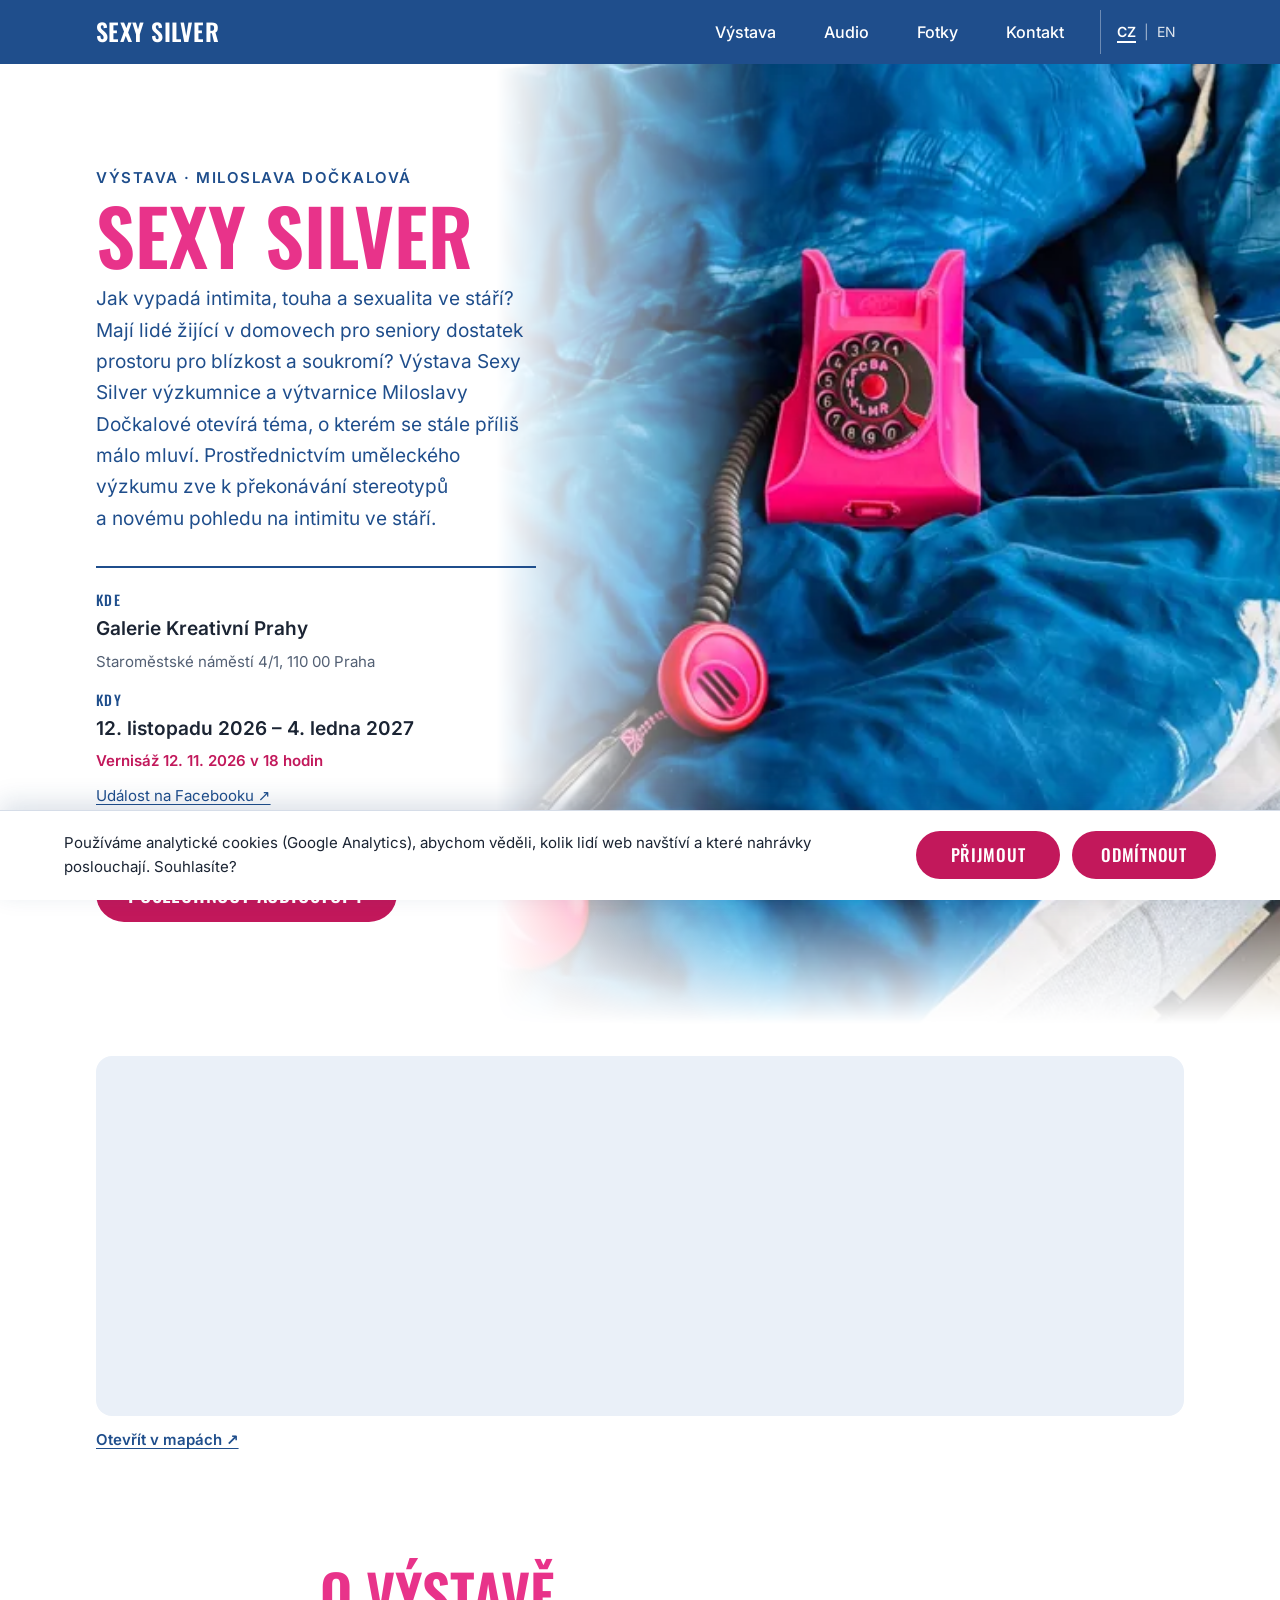
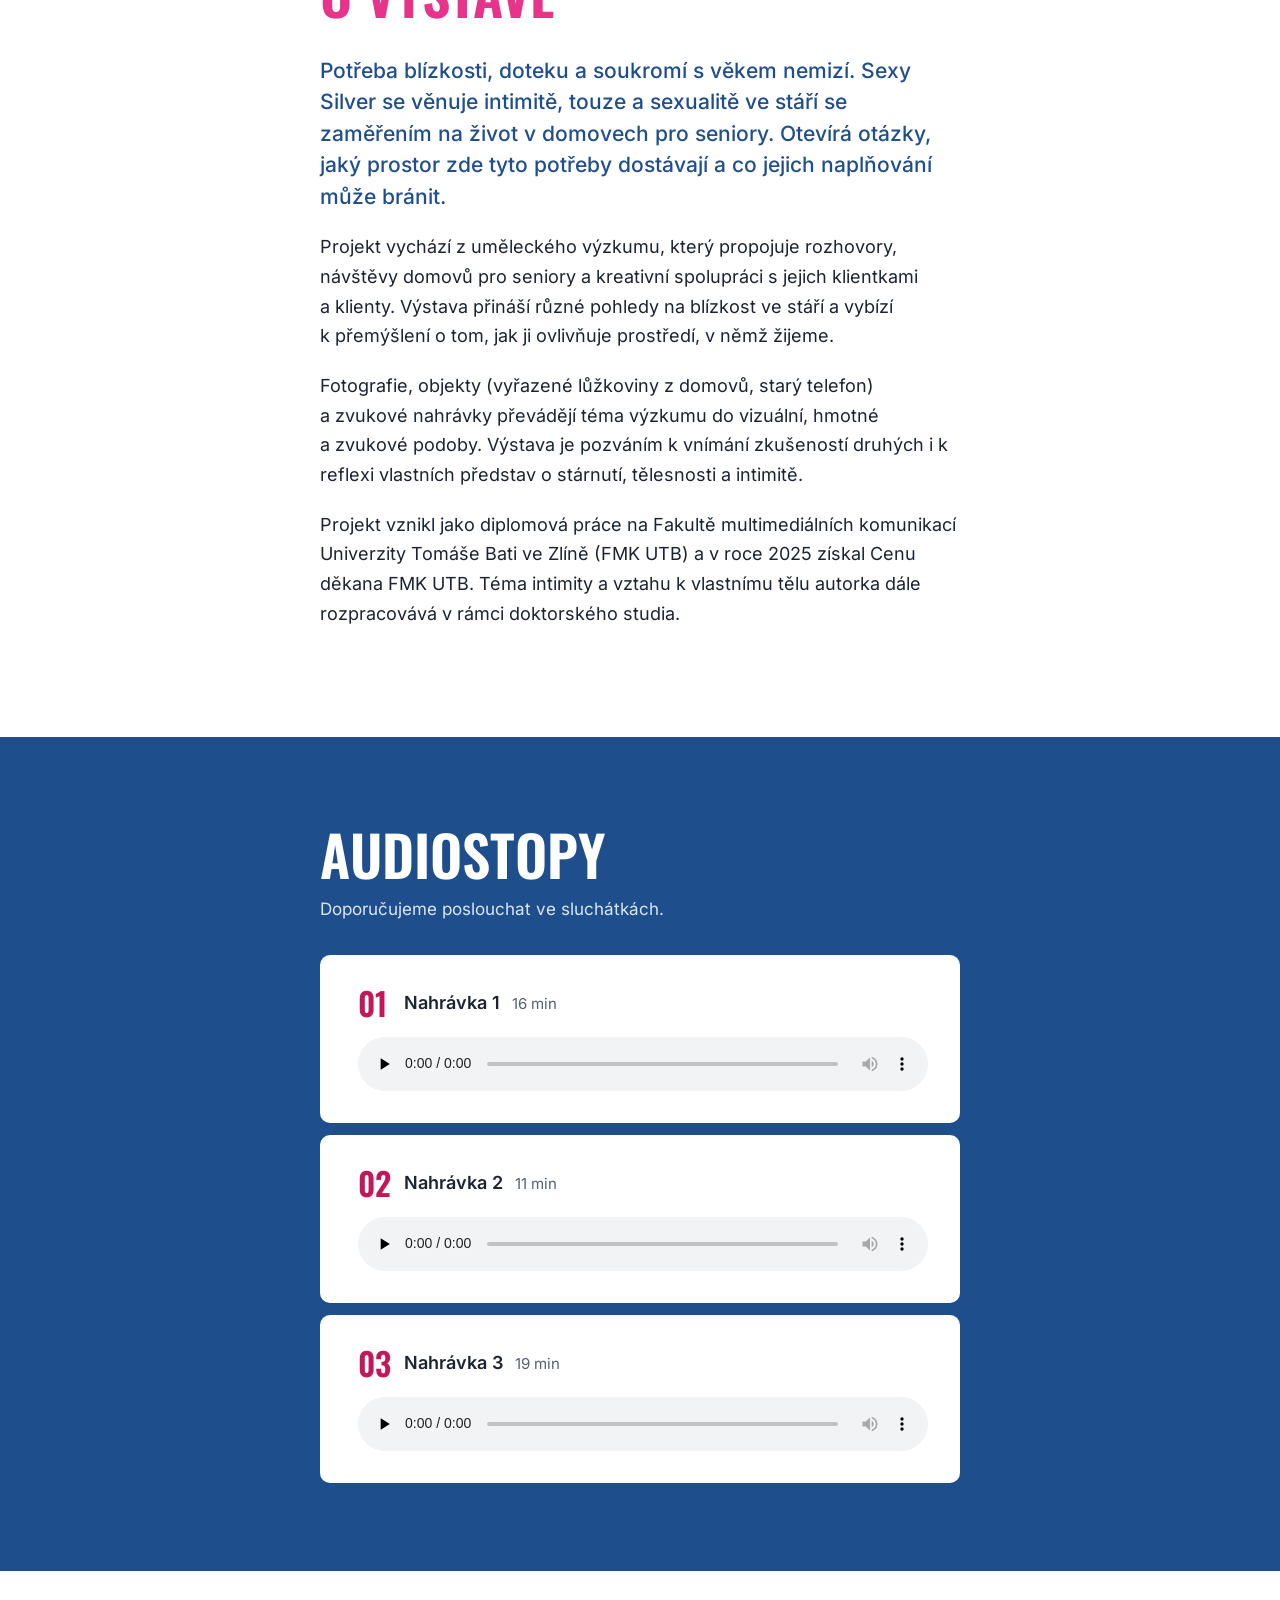
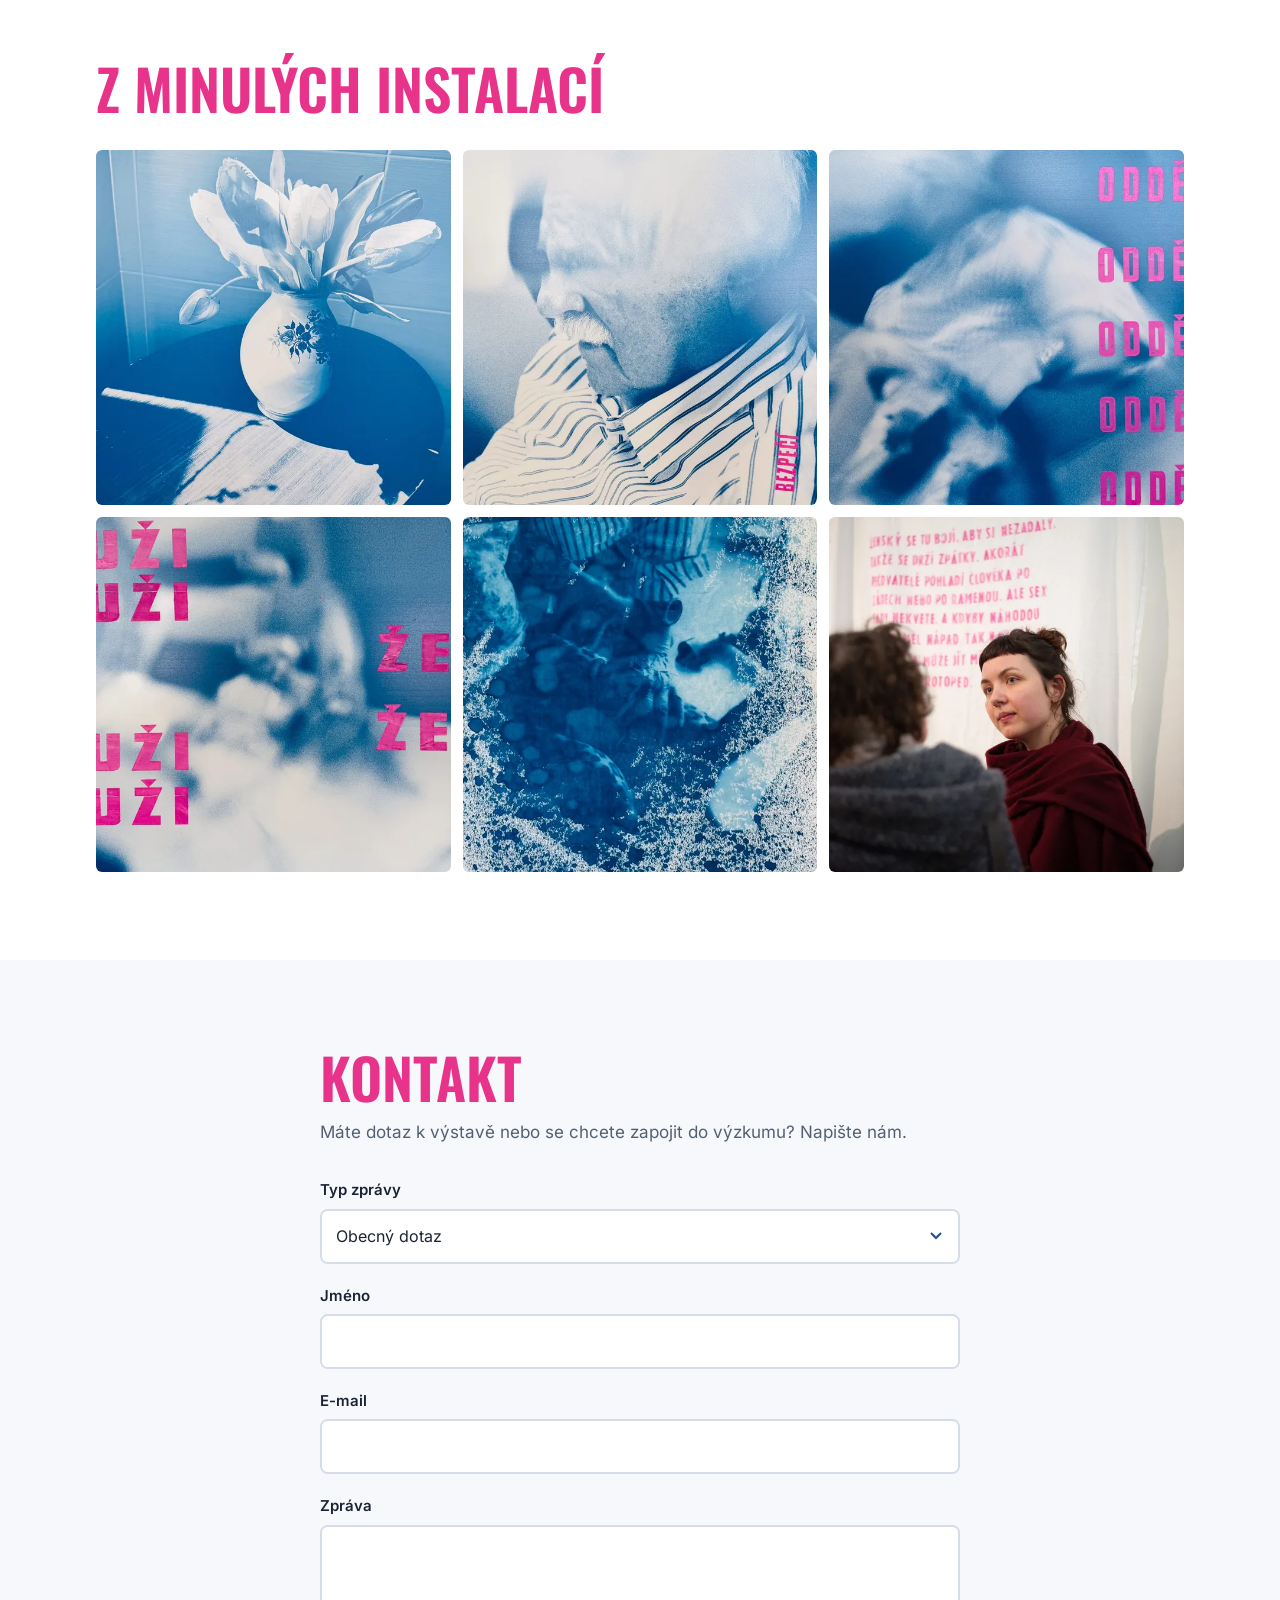
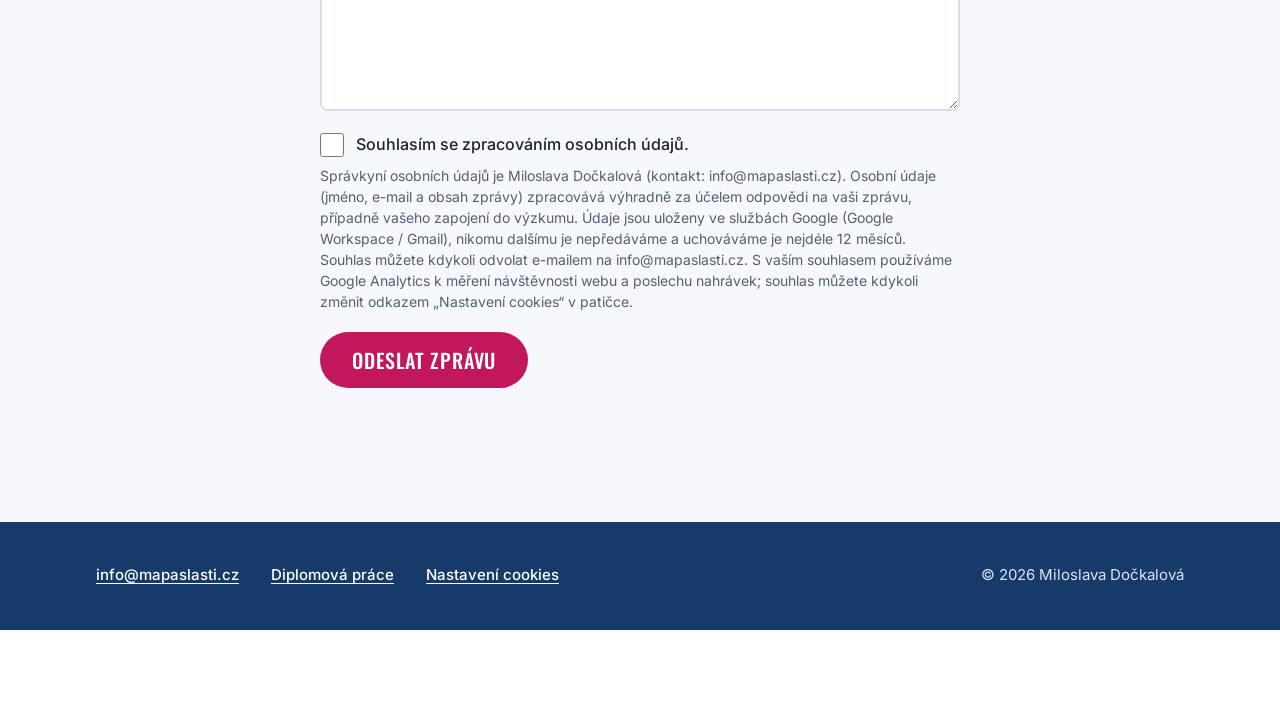
<file: index.html>
<!doctype html>
<html lang="cs">
<head>
  <meta charset="utf-8">
  <meta name="viewport" content="width=device-width, initial-scale=1, viewport-fit=cover">
  <title>Sexy Silver – výstava | Miloslava Dočkalová</title>
  <meta name="description" content="Sexy Silver je výzkumný a výstavní projekt Miloslavy Dočkalové o intimitě a sexualitě seniorek a seniorů v domovech pro seniory. Audiostopy, fotografie z výstavy a zapojení do výzkumu.">
  <meta name="author" content="Miloslava Dočkalová">
  <meta name="theme-color" content="#1f4e8c"> <!-- = --color-blue (navigace) -->

  <!-- Jazykové verze: česká (tato) a anglická /en/ -->
  <link rel="canonical" href="https://mapaslasti.cz/">
  <link rel="alternate" hreflang="cs" href="https://mapaslasti.cz/">
  <link rel="alternate" hreflang="en" href="https://mapaslasti.cz/en/">
  <link rel="alternate" hreflang="x-default" href="https://mapaslasti.cz/">

  <!-- Open Graph -->
  <meta property="og:type" content="website">
  <meta property="og:locale" content="cs_CZ">
  <meta property="og:locale:alternate" content="en_GB">
  <meta property="og:site_name" content="Sexy Silver">
  <meta property="og:title" content="Sexy Silver – výstava | Miloslava Dočkalová">
  <meta property="og:description" content="Výzkumný a výstavní projekt o intimitě a sexualitě seniorek a seniorů v domovech pro seniory.">
  <meta property="og:url" content="https://mapaslasti.cz/">
  <!-- Sociální sítě vyžadují absolutní URL obrázku -->
  <meta property="og:image" content="https://mapaslasti.cz/img/full/IMG_0283.jpg">
  <meta property="og:image:alt" content="Růžový telefon na posteli s kyanotypovým povlečením">
  <meta name="twitter:card" content="summary_large_image">

  <!-- Favicon: růžový telefon na kyanotypové modré -->
  <link rel="icon" href="img/favicon-32.png" type="image/png" sizes="32x32">
  <link rel="icon" href="img/favicon.svg" type="image/svg+xml">
  <link rel="apple-touch-icon" href="img/apple-touch-icon.png">

  <!-- Hero fotka se načítá přednostně (stejné srcset/sizes jako <img> v heru) -->
  <link rel="preload" as="image" type="image/webp" fetchpriority="high"
        imagesrcset="img/hero-800.webp 800w, img/hero-1200.webp 1200w, img/hero-1800.webp 1800w" imagesizes="(min-width: 900px) 62vw, 100vw">

  <!-- Fonty hostované lokálně (fonts/, @font-face ve style.css) – žádné Google Fonts -->
  <link rel="preload" href="fonts/oswald-latin.woff2" as="font" type="font/woff2" crossorigin>

  <link rel="stylesheet" href="style.css?v=5">
  <script src="main.js?v=4" defer></script>
</head>
<body>
  <a class="skip-link" href="#obsah">Přeskočit na obsah</a>

  <header class="site-header">
    <div class="container site-header__inner">
      <a class="brand" href="#top">Sexy Silver</a>
      <nav aria-label="Hlavní navigace">
        <ul class="nav">
          <li><a href="#vystava">Výstava</a></li>
          <li><a href="#audio">Audio</a></li>
          <li><a href="#fotky">Fotky</a></li>
          <li><a href="#kontakt">Kontakt</a></li>
        </ul>
      </nav>
      <nav class="lang-switch" aria-label="Jazyk">
        <a href="https://mapaslasti.cz/" hreflang="cs" lang="cs" aria-current="page">CZ</a><span aria-hidden="true">|</span><a href="https://mapaslasti.cz/en/" hreflang="en" lang="en">EN</a>
      </nav>
    </div>
  </header>

  <main id="obsah">
    <!-- 1. Hero výstavy -->
    <section class="hero" id="top" aria-labelledby="exhibition-title">
      <figure class="hero__media">
        <img class="hero__image" id="hero-image"
             src="img/hero-1200.webp"
             srcset="img/hero-800.webp 800w, img/hero-1200.webp 1200w, img/hero-1800.webp 1800w"
             sizes="(min-width: 900px) 62vw, 100vw"
             width="1800" height="1234" fetchpriority="high"
             alt="Růžový telefon s číselníkem na posteli s kyanotypovým povlečením">
      </figure>
      <div class="container hero__inner">
        <div class="hero__body">
          <p class="eyebrow" data-bind="eyebrow"></p>
          <h1 class="hero__title" id="exhibition-title" data-bind="title"></h1>
          <div class="hero__subtitle" id="hero-subtitle"></div>
          <dl class="hero__meta">
            <div>
              <dt>Kde</dt>
              <dd><span data-bind="venue"></span><br><span class="hero__address" data-bind="address"></span></dd>
            </div>
            <div>
              <dt>Kdy</dt>
              <dd><span data-bind="dates"></span><br><span class="hero__vernissage" id="hero-vernissage"></span>
                <a class="hero__event" id="hero-event" href="#" target="_blank" rel="noopener" hidden>Událost na Facebooku ↗</a></dd>
            </div>
          </dl>
          <a class="button button--large" href="#audio">Poslechnout audiostopy</a>
        </div>
      </div>
    </section>

    <!-- Mapa místa pod herem -->
    <div class="container hero-map">
      <div class="map-wrap">
        <div class="map" id="map">
          <iframe id="map-frame" title="Mapa – místo konání výstavy" loading="lazy"
                  referrerpolicy="no-referrer-when-downgrade" allowfullscreen></iframe>
        </div>
        <a class="map-link" id="map-link" href="#" target="_blank" rel="noopener">Otevřít v mapách ↗</a>
      </div>
    </div>

    <!-- 2. Anotace -->
    <section class="section" id="vystava" aria-labelledby="annotation-title">
      <div class="container container--narrow">
        <h2 class="section__title" id="annotation-title">O výstavě</h2>
        <div class="prose" id="annotation"></div>
      </div>
    </section>

    <!-- 3. Audiostopy (hlavní účel webu na výstavě) -->
    <section class="section section--blue" id="audio" aria-labelledby="audio-title">
      <div class="container container--narrow">
        <h2 class="section__title" id="audio-title">Audiostopy</h2>
        <p class="section__lead" data-bind="audioIntro"></p>
        <ol class="tracks" id="tracks"></ol>
      </div>
    </section>

    <!-- 4. Galerie (nadpis v CONFIG.galleryTitle) -->
    <section class="section" id="fotky" aria-labelledby="gallery-title">
      <div class="container">
        <h2 class="section__title" id="gallery-title" data-bind="galleryTitle"></h2>
        <ul class="gallery" id="gallery"></ul>
      </div>
    </section>

    <!-- 5. Kontaktní formulář -->
    <section class="section section--light" id="kontakt" aria-labelledby="contact-title">
      <div class="container container--narrow">
        <h2 class="section__title" id="contact-title">Kontakt</h2>
        <p class="section__lead" data-bind="contactIntro"></p>

        <form class="form" id="contact-form" novalidate>
          <div class="field">
            <label for="f-type">Typ zprávy</label>
            <select id="f-type" name="type" required>
              <option value="Obecný dotaz">Obecný dotaz</option>
              <option value="Chci se zapojit do výzkumu / mapování slasti">Chci se zapojit do výzkumu / mapování slasti</option>
            </select>
          </div>

          <div class="field">
            <label for="f-name">Jméno</label>
            <input id="f-name" name="name" type="text" autocomplete="name" required>
            <p class="field__error" id="f-name-error" hidden>Vyplňte prosím své jméno.</p>
          </div>

          <div class="field">
            <label for="f-email">E-mail</label>
            <input id="f-email" name="email" type="email" autocomplete="email" inputmode="email" required>
            <p class="field__error" id="f-email-error" hidden>Zadejte prosím platný e-mail.</p>
          </div>

          <div class="field">
            <label for="f-message">Zpráva</label>
            <textarea id="f-message" name="message" rows="6" required></textarea>
            <p class="field__error" id="f-message-error" hidden>Napište prosím zprávu.</p>
          </div>

          <!-- Honeypot proti spamu – skryté pole, člověk ho nevyplní -->
          <div class="hp" aria-hidden="true">
            <label for="f-website">Web (nevyplňujte)</label>
            <input id="f-website" name="website" type="text" tabindex="-1" autocomplete="off" aria-hidden="true">
          </div>

          <div class="field field--checkbox">
            <input id="f-consent" name="consent" type="checkbox" required aria-describedby="privacy-note">
            <label for="f-consent">Souhlasím se zpracováním osobních údajů.</label>
          </div>
          <p class="field__error" id="f-consent-error" hidden>Pro odeslání je potřeba souhlas se zpracováním osobních údajů.</p>
          <p class="form__note" id="privacy-note" data-bind="privacyNote"></p>

          <button class="button" type="submit" id="f-submit">Odeslat zprávu</button>
          <p class="form__status" id="form-status" role="status" aria-live="polite"></p>
        </form>
      </div>
    </section>
  </main>

  <!-- 6. Patička -->
  <footer class="site-footer">
    <div class="container site-footer__inner">
      <ul class="footer-links">
        <li><a id="footer-email" href="#"></a></li>
        <li><a id="footer-thesis" href="#" target="_blank" rel="noopener"></a></li>
      </ul>
      <p>© <span id="year"></span> <span data-bind="author"></span></p>
    </div>
  </footer>

  <!-- Lightbox galerie -->
  <dialog class="lightbox" id="lightbox" aria-label="Fotografie z výstavy">
    <figure class="lightbox__figure">
      <img class="lightbox__image" id="lightbox-image" alt="">
      <figcaption class="lightbox__caption">
        <span id="lightbox-caption"></span>
        <span class="lightbox__counter" id="lightbox-counter"></span>
      </figcaption>
    </figure>
    <button class="lightbox__btn lightbox__close" type="button" id="lightbox-close" aria-label="Zavřít">×</button>
    <button class="lightbox__btn lightbox__prev" type="button" id="lightbox-prev" aria-label="Předchozí fotografie">‹</button>
    <button class="lightbox__btn lightbox__next" type="button" id="lightbox-next" aria-label="Další fotografie">›</button>
  </dialog>

</body>
</html>
</file>
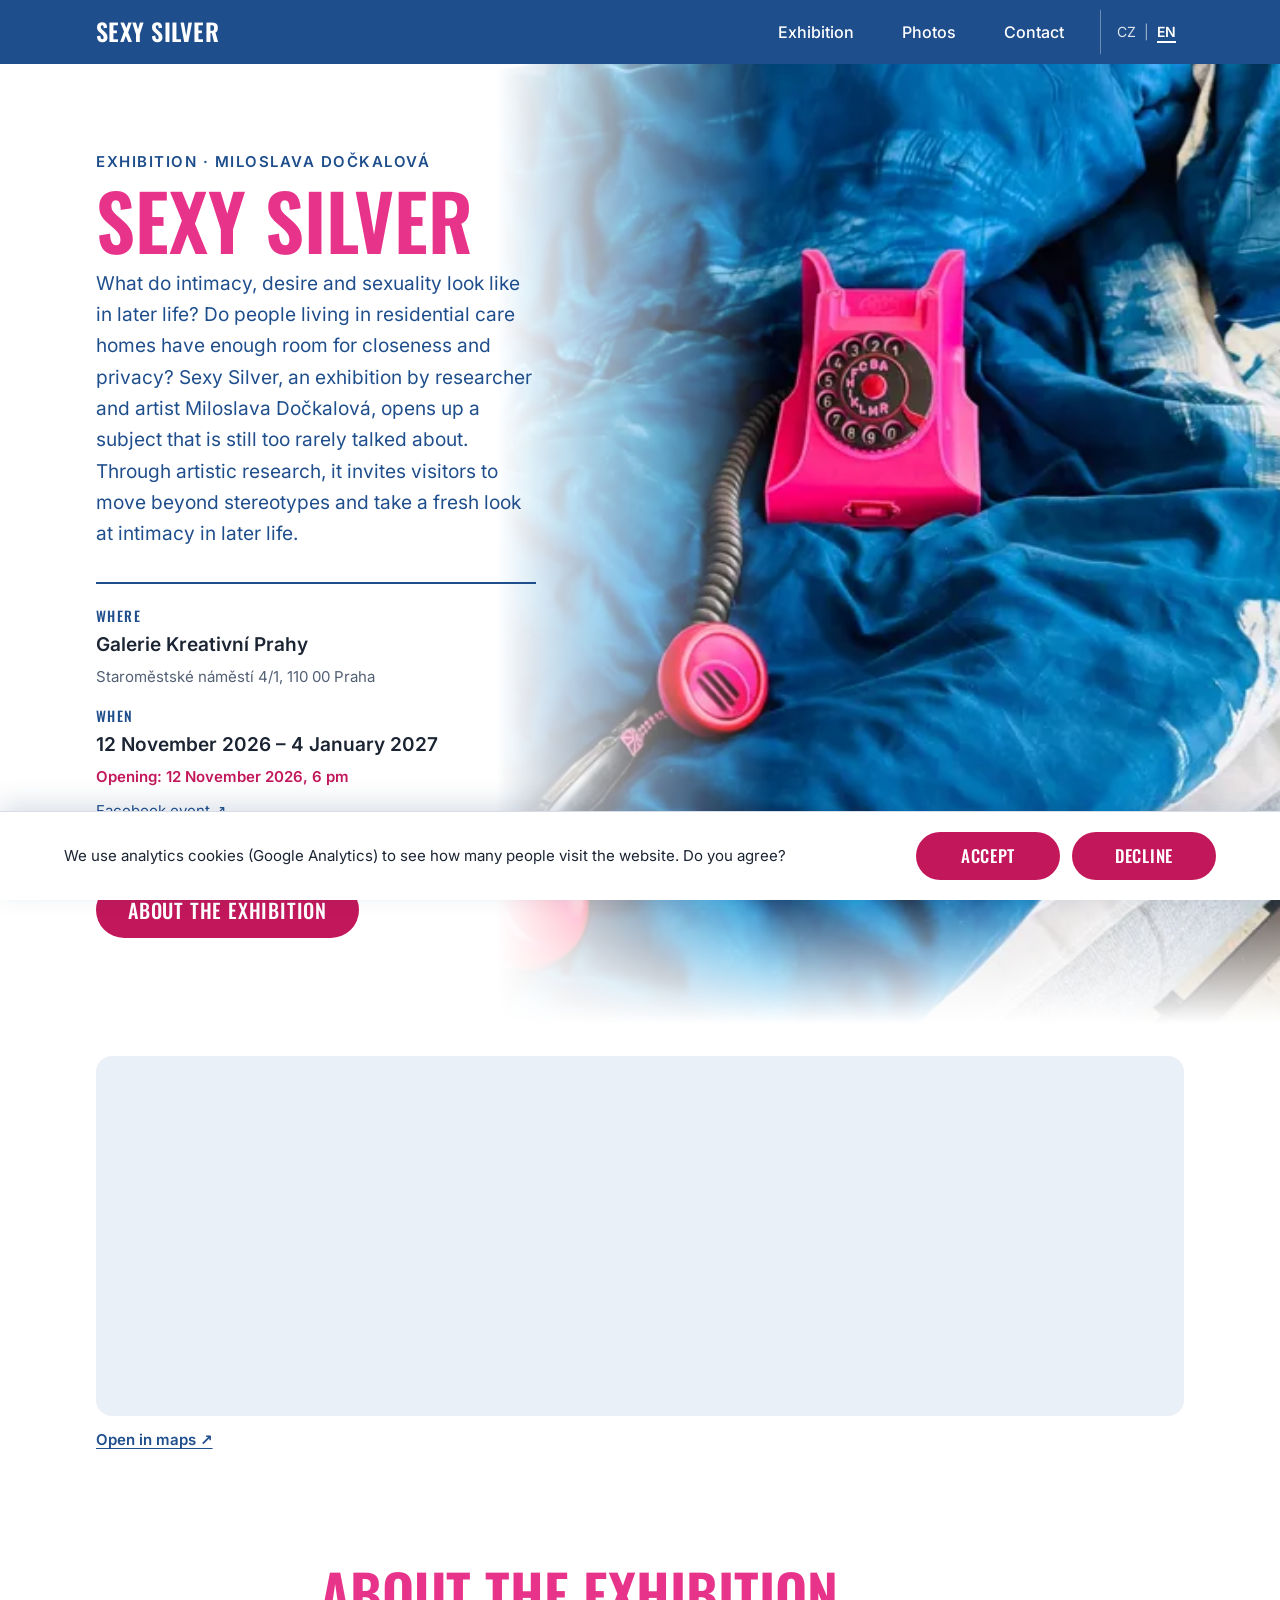
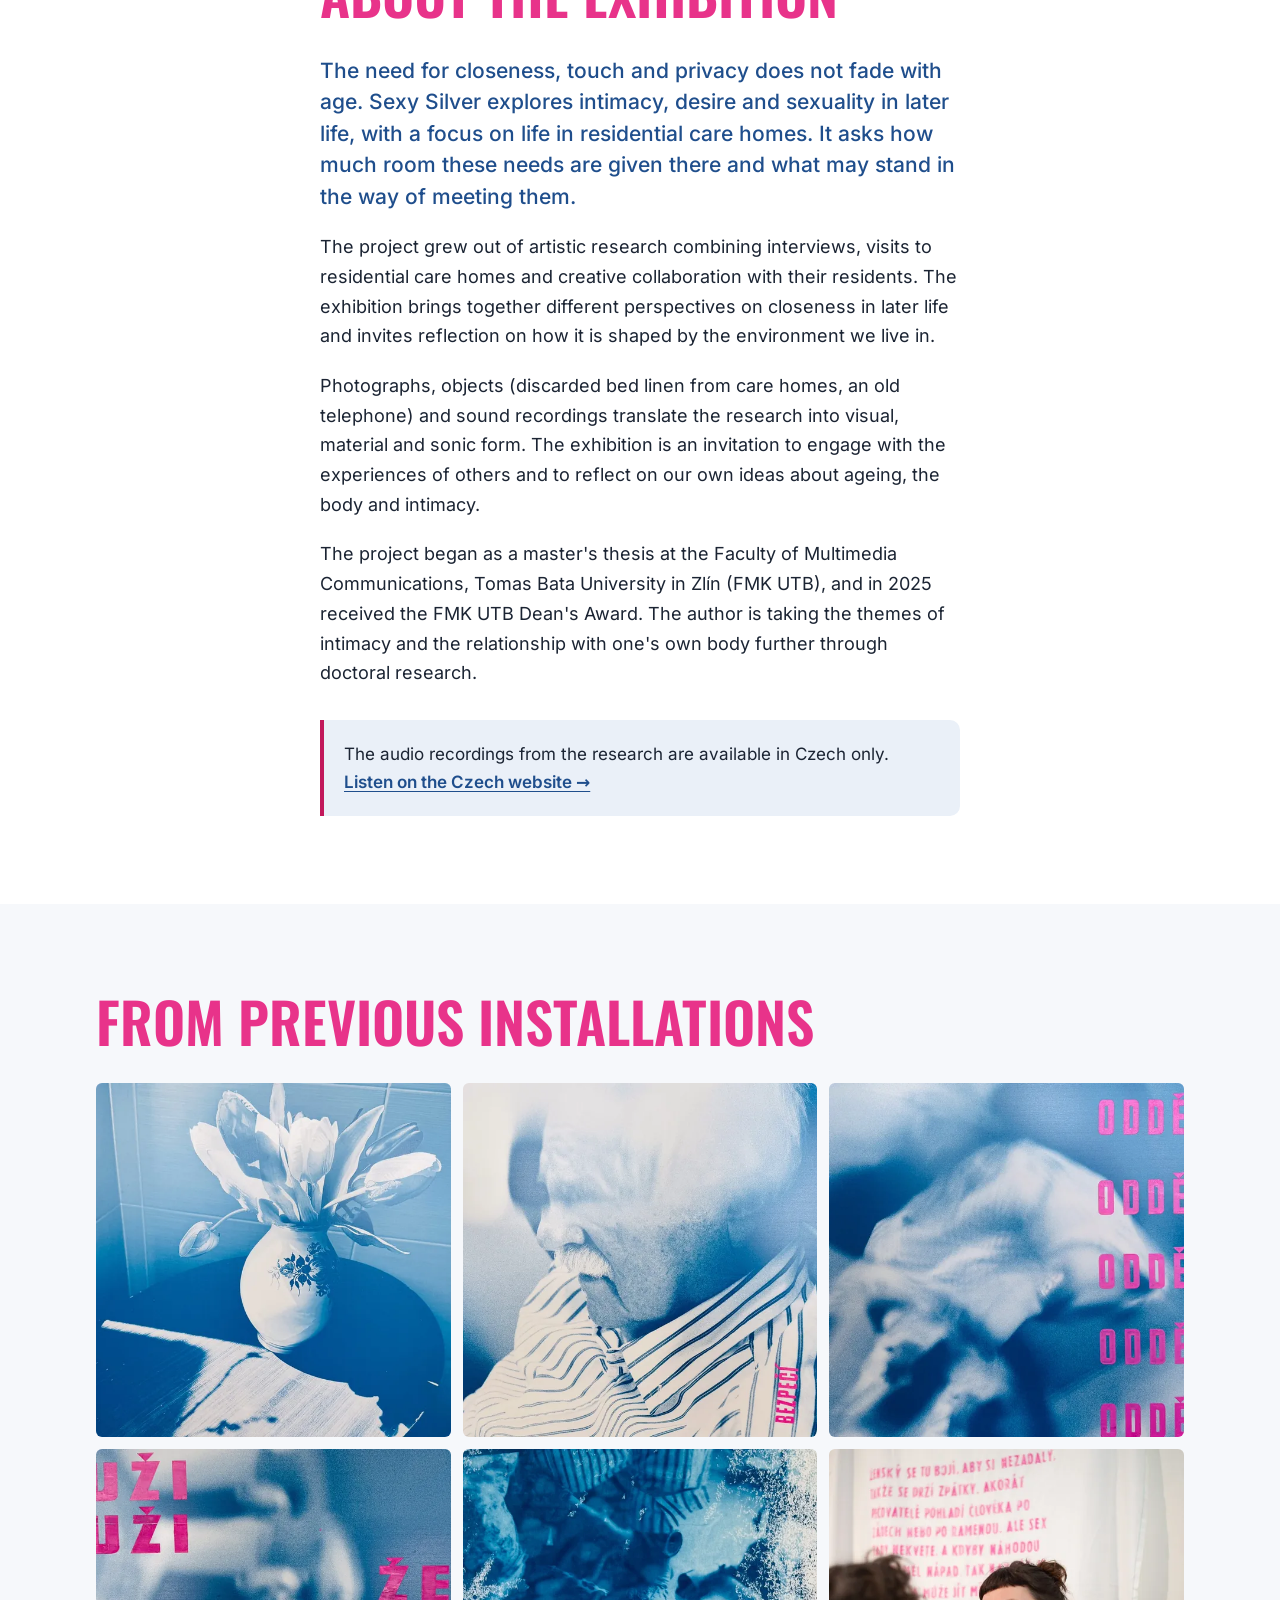
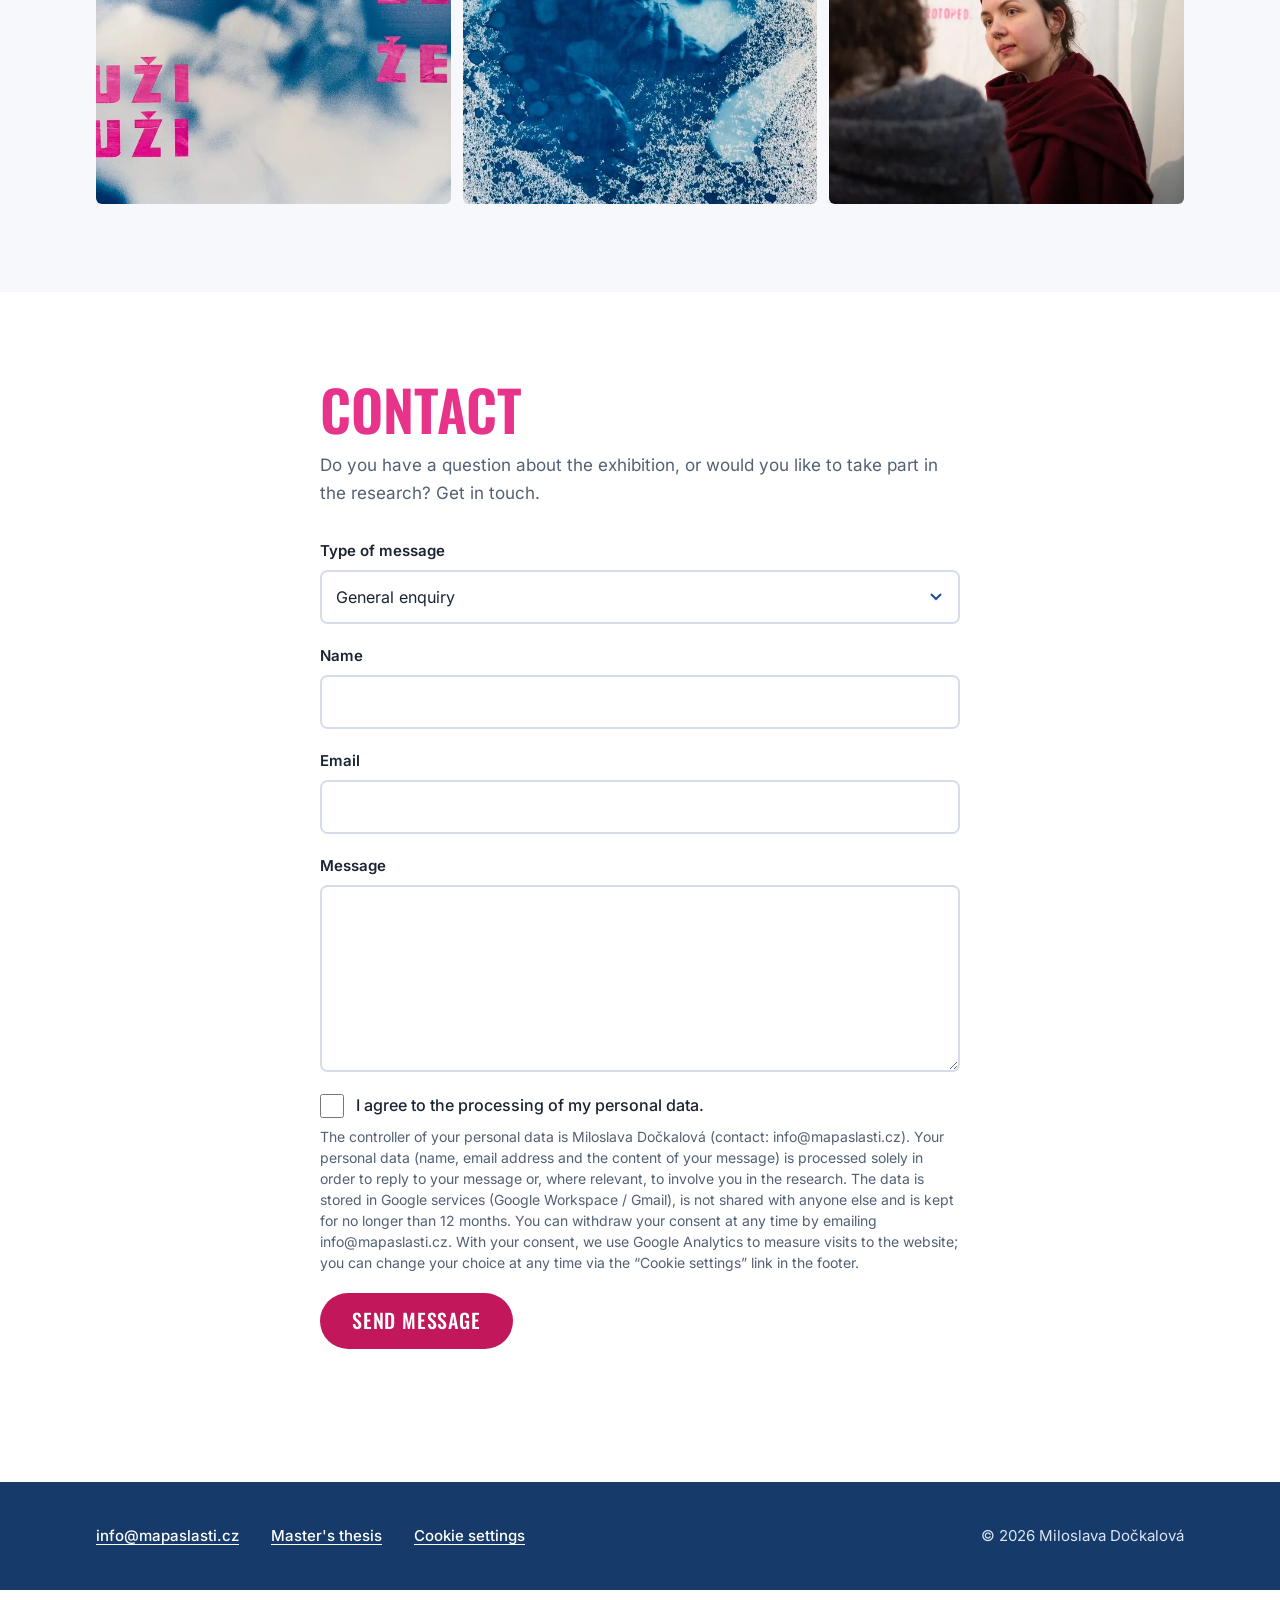
<file: en/index.html>
<!doctype html>
<html lang="en">
<head>
  <meta charset="utf-8">
  <meta name="viewport" content="width=device-width, initial-scale=1, viewport-fit=cover">
  <title>Sexy Silver – exhibition | Miloslava Dočkalová</title>
  <meta name="description" content="Sexy Silver is a research and exhibition project by Miloslava Dočkalová on intimacy, desire and sexuality in later life among older adults living in residential care homes. Photographs from the exhibition and how to take part in the research.">
  <meta name="author" content="Miloslava Dočkalová">
  <meta name="theme-color" content="#1f4e8c"> <!-- = --color-blue (navigace) -->

  <!-- Jazykové verze: anglická (tato) a česká / -->
  <link rel="canonical" href="https://mapaslasti.cz/en/">
  <link rel="alternate" hreflang="cs" href="https://mapaslasti.cz/">
  <link rel="alternate" hreflang="en" href="https://mapaslasti.cz/en/">
  <link rel="alternate" hreflang="x-default" href="https://mapaslasti.cz/">

  <!-- Open Graph -->
  <meta property="og:type" content="website">
  <meta property="og:locale" content="en_GB">
  <meta property="og:locale:alternate" content="cs_CZ">
  <meta property="og:site_name" content="Sexy Silver">
  <meta property="og:title" content="Sexy Silver – exhibition | Miloslava Dočkalová">
  <meta property="og:description" content="A research and exhibition project on intimacy, desire and sexuality in later life among older adults living in residential care homes.">
  <meta property="og:url" content="https://mapaslasti.cz/en/">
  <!-- Sociální sítě vyžadují absolutní URL obrázku -->
  <meta property="og:image" content="https://mapaslasti.cz/img/full/IMG_0283.jpg">
  <meta property="og:image:alt" content="A pink telephone on a bed with cyanotype bed linen">
  <meta name="twitter:card" content="summary_large_image">

  <!-- Favicon: růžový telefon na kyanotypové modré (sdílené s českou verzí) -->
  <link rel="icon" href="../img/favicon-32.png" type="image/png" sizes="32x32">
  <link rel="icon" href="../img/favicon.svg" type="image/svg+xml">
  <link rel="apple-touch-icon" href="../img/apple-touch-icon.png">

  <!-- Hero fotka se načítá přednostně (stejné srcset/sizes jako <img> v heru) -->
  <link rel="preload" as="image" type="image/webp" fetchpriority="high"
        imagesrcset="../img/hero-800.webp 800w, ../img/hero-1200.webp 1200w, ../img/hero-1800.webp 1800w" imagesizes="(min-width: 900px) 62vw, 100vw">

  <!-- Fonty hostované lokálně (fonts/, @font-face ve style.css) – žádné Google Fonts -->
  <link rel="preload" href="../fonts/oswald-latin.woff2" as="font" type="font/woff2" crossorigin>

  <link rel="stylesheet" href="../style.css?v=5">
  <script src="../main.js?v=4" defer></script>
</head>
<body>
  <a class="skip-link" href="#content">Skip to content</a>

  <header class="site-header">
    <div class="container site-header__inner">
      <a class="brand" href="#top">Sexy Silver</a>
      <nav aria-label="Main navigation">
        <ul class="nav">
          <li><a href="#exhibition">Exhibition</a></li>
          <li><a href="#photos">Photos</a></li>
          <li><a href="#contact">Contact</a></li>
        </ul>
      </nav>
      <nav class="lang-switch" aria-label="Language">
        <a href="https://mapaslasti.cz/" hreflang="cs" lang="cs">CZ</a><span aria-hidden="true">|</span><a href="https://mapaslasti.cz/en/" hreflang="en" lang="en" aria-current="page">EN</a>
      </nav>
    </div>
  </header>

  <main id="content">
    <!-- 1. Hero výstavy -->
    <section class="hero" id="top" aria-labelledby="exhibition-title">
      <figure class="hero__media">
        <img class="hero__image" id="hero-image"
             src="../img/hero-1200.webp"
             srcset="../img/hero-800.webp 800w, ../img/hero-1200.webp 1200w, ../img/hero-1800.webp 1800w"
             sizes="(min-width: 900px) 62vw, 100vw"
             width="1800" height="1234" fetchpriority="high"
             alt="A pink rotary telephone on a bed with cyanotype bed linen">
      </figure>
      <div class="container hero__inner">
        <div class="hero__body">
          <p class="eyebrow" data-bind="eyebrow"></p>
          <h1 class="hero__title" id="exhibition-title" data-bind="title"></h1>
          <div class="hero__subtitle" id="hero-subtitle"></div>
          <dl class="hero__meta">
            <div>
              <dt>Where</dt>
              <dd><span data-bind="venue"></span><br><span class="hero__address" data-bind="address"></span></dd>
            </div>
            <div>
              <dt>When</dt>
              <dd><span data-bind="dates"></span><br><span class="hero__vernissage" id="hero-vernissage"></span>
                <a class="hero__event" id="hero-event" href="#" target="_blank" rel="noopener" hidden>Facebook event ↗</a></dd>
            </div>
          </dl>
          <a class="button button--large" href="#exhibition">About the exhibition</a>
        </div>
      </div>
    </section>

    <!-- Mapa místa pod herem -->
    <div class="container hero-map">
      <div class="map-wrap">
        <div class="map" id="map">
          <iframe id="map-frame" title="Map – exhibition venue" loading="lazy"
                  referrerpolicy="no-referrer-when-downgrade" allowfullscreen></iframe>
        </div>
        <a class="map-link" id="map-link" href="#" target="_blank" rel="noopener">Open in maps ↗</a>
      </div>
    </div>

    <!-- 2. Anotace + odkaz na české audio (anglická verze nahrávky nemá) -->
    <section class="section" id="exhibition" aria-labelledby="annotation-title">
      <div class="container container--narrow">
        <h2 class="section__title" id="annotation-title">About the exhibition</h2>
        <div class="prose" id="annotation"></div>
        <p class="audio-note">The audio recordings from the research are available in Czech only.
          <a href="https://mapaslasti.cz/#audio" hreflang="cs">Listen on the Czech website →</a></p>
      </div>
    </section>

    <!-- 3. Galerie (nadpis v CONFIG_EN.galleryTitle) -->
    <section class="section section--light" id="photos" aria-labelledby="gallery-title">
      <div class="container">
        <h2 class="section__title" id="gallery-title" data-bind="galleryTitle"></h2>
        <ul class="gallery" id="gallery"></ul>
      </div>
    </section>

    <!-- 4. Kontaktní formulář -->
    <section class="section" id="contact" aria-labelledby="contact-title">
      <div class="container container--narrow">
        <h2 class="section__title" id="contact-title">Contact</h2>
        <p class="section__lead" data-bind="contactIntro"></p>

        <form class="form" id="contact-form" novalidate>
          <div class="field">
            <label for="f-type">Type of message</label>
            <!-- Hodnoty (value) zůstávají české kvůli jednotným záznamům v Google tabulce -->
            <select id="f-type" name="type" required>
              <option value="Obecný dotaz">General enquiry</option>
              <option value="Chci se zapojit do výzkumu / mapování slasti">I'd like to take part in the research / mapping of pleasure</option>
            </select>
          </div>

          <div class="field">
            <label for="f-name">Name</label>
            <input id="f-name" name="name" type="text" autocomplete="name" required>
            <p class="field__error" id="f-name-error" hidden>Please enter your name.</p>
          </div>

          <div class="field">
            <label for="f-email">Email</label>
            <input id="f-email" name="email" type="email" autocomplete="email" inputmode="email" required>
            <p class="field__error" id="f-email-error" hidden>Please enter a valid email address.</p>
          </div>

          <div class="field">
            <label for="f-message">Message</label>
            <textarea id="f-message" name="message" rows="6" required></textarea>
            <p class="field__error" id="f-message-error" hidden>Please write a message.</p>
          </div>

          <!-- Honeypot proti spamu – skryté pole, člověk ho nevyplní -->
          <div class="hp" aria-hidden="true">
            <label for="f-website">Website (leave blank)</label>
            <input id="f-website" name="website" type="text" tabindex="-1" autocomplete="off" aria-hidden="true">
          </div>

          <div class="field field--checkbox">
            <input id="f-consent" name="consent" type="checkbox" required aria-describedby="privacy-note">
            <label for="f-consent">I agree to the processing of my personal data.</label>
          </div>
          <p class="field__error" id="f-consent-error" hidden>To send your message, please agree to the processing of your personal data.</p>
          <p class="form__note" id="privacy-note" data-bind="privacyNote"></p>

          <button class="button" type="submit" id="f-submit">Send message</button>
          <p class="form__status" id="form-status" role="status" aria-live="polite"></p>
        </form>
      </div>
    </section>
  </main>

  <!-- 5. Patička -->
  <footer class="site-footer">
    <div class="container site-footer__inner">
      <ul class="footer-links">
        <li><a id="footer-email" href="#"></a></li>
        <li><a id="footer-thesis" href="#" target="_blank" rel="noopener"></a></li>
      </ul>
      <p>© <span id="year"></span> <span data-bind="author"></span></p>
    </div>
  </footer>

  <!-- Lightbox galerie -->
  <dialog class="lightbox" id="lightbox" aria-label="Photographs from the exhibition">
    <figure class="lightbox__figure">
      <img class="lightbox__image" id="lightbox-image" alt="">
      <figcaption class="lightbox__caption">
        <span id="lightbox-caption"></span>
        <span class="lightbox__counter" id="lightbox-counter"></span>
      </figcaption>
    </figure>
    <button class="lightbox__btn lightbox__close" type="button" id="lightbox-close" aria-label="Close">×</button>
    <button class="lightbox__btn lightbox__prev" type="button" id="lightbox-prev" aria-label="Previous photograph">‹</button>
    <button class="lightbox__btn lightbox__next" type="button" id="lightbox-next" aria-label="Next photograph">›</button>
  </dialog>

</body>
</html>
</file>
<file: style.css>
/* ==========================================================================
   Sexy Silver – styly
   Vizuál se mění přes proměnné v :root (barvy, fonty, mezery).
   ========================================================================== */

/* --- Fonty (lokálně, variabilní woff2; latin + latin-ext kvůli češtině) --- */

@font-face {
  font-family: "Oswald";
  font-style: normal;
  font-weight: 500 600;
  font-display: swap;
  src: url("fonts/oswald-latin-ext.woff2") format("woff2");
  unicode-range: U+0100-02BA, U+02BD-02C5, U+02C7-02CC, U+02CE-02D7, U+02DD-02FF, U+0304, U+0308, U+0329, U+1D00-1DBF, U+1E00-1E9F, U+1EF2-1EFF, U+2020, U+20A0-20AB, U+20AD-20C4, U+2113, U+2C60-2C7F, U+A720-A7FF;
}
@font-face {
  font-family: "Oswald";
  font-style: normal;
  font-weight: 500 600;
  font-display: swap;
  src: url("fonts/oswald-latin.woff2") format("woff2");
  unicode-range: U+0000-00FF, U+0131, U+0152-0153, U+02BB-02BC, U+02C6, U+02DA, U+02DC, U+0304, U+0308, U+0329, U+2000-206F, U+20AC, U+2122, U+2191, U+2193, U+2212, U+2215, U+FEFF, U+FFFD;
}
@font-face {
  font-family: "Inter";
  font-style: normal;
  font-weight: 400 600;
  font-display: swap;
  src: url("fonts/inter-latin-ext.woff2") format("woff2");
  unicode-range: U+0100-02BA, U+02BD-02C5, U+02C7-02CC, U+02CE-02D7, U+02DD-02FF, U+0304, U+0308, U+0329, U+1D00-1DBF, U+1E00-1E9F, U+1EF2-1EFF, U+2020, U+20A0-20AB, U+20AD-20C4, U+2113, U+2C60-2C7F, U+A720-A7FF;
}
@font-face {
  font-family: "Inter";
  font-style: normal;
  font-weight: 400 600;
  font-display: swap;
  src: url("fonts/inter-latin.woff2") format("woff2");
  unicode-range: U+0000-00FF, U+0131, U+0152-0153, U+02BB-02BC, U+02C6, U+02DA, U+02DC, U+0304, U+0308, U+0329, U+2000-206F, U+20AC, U+2122, U+2191, U+2193, U+2212, U+2215, U+FEFF, U+FFFD;
}

:root {
  /* Barvy */
  --color-blue: #1f4e8c;          /* kyanotypová modrá – hlavní barva */
  --color-blue-dark: #163a69;
  --color-blue-tint: #eaf0f8;     /* světlé modré pozadí */
  --color-pink: #e8338a;          /* akcent – jen VELKÉ nadpisy (kontrast 3,6:1 na bílé) */
  --color-pink-strong: #c2185b;   /* růžová pro tlačítka a menší text (kontrast 5,9:1) */
  --color-pink-hover: #a3134c;
  --color-bg: #ffffff;
  --color-bg-light: #f6f8fb;
  --color-text: #1b2433;
  --color-muted: #536074;         /* doplňkový text (kontrast 6:1 na bílé) */
  --color-border: #d6dde8;
  --color-focus: #e8338a;
  --color-success: #1d6b3a;
  --color-error: #b0122a;

  /* Typografie */
  --font-display: "Oswald", "Arial Narrow", "Roboto Condensed", sans-serif;
  --font-body: "Inter", system-ui, -apple-system, "Segoe UI", Roboto, sans-serif;
  --fs-base: 1.0625rem;           /* 17 px */
  --fs-small: 0.9375rem;
  --fs-h1: clamp(3.25rem, 15vw, 7.5rem);
  --fs-h2: clamp(2.25rem, 8vw, 3.5rem);
  --lh-base: 1.65;

  /* Mezery */
  --space-xs: 0.5rem;
  --space-s: 0.75rem;
  --space-m: 1.25rem;
  --space-l: 2rem;
  --space-xl: 3.5rem;
  --space-xxl: 5.5rem;

  /* Rozměry */
  --container: 72rem;
  --container-narrow: 44rem;
  --gutter: 1rem;
  --radius: 0.625rem;
  --tap: 3rem;                    /* min. výška klikatelných prvků (48 px) */
  --header-h: 5.5rem;              /* mobil: dva řádky (značka + jazyk / odkazy) */
}

/* --- Základ --------------------------------------------------------------- */

*,
*::before,
*::after { box-sizing: border-box; }

html {
  scroll-behavior: smooth;
  scroll-padding-top: var(--header-h);
  -webkit-text-size-adjust: 100%;
  overscroll-behavior: none;
  /* Při přetažení za okraj stránky prosvítá nahoře barva navigace, dole barva patičky */
  background: linear-gradient(to bottom, var(--color-blue) 50%, var(--color-blue-dark) 50%);
}

@media (prefers-reduced-motion: reduce) {
  html { scroll-behavior: auto; }
  *, *::before, *::after { transition: none !important; }
}

body {
  margin: 0;
  overscroll-behavior: none;
  background: var(--color-bg);    /* vlastní bílé pozadí – gradient z html je vidět jen při overscrollu */
  color: var(--color-text);
  font-family: var(--font-body);
  font-size: var(--fs-base);
  line-height: var(--lh-base);
  -webkit-font-smoothing: antialiased;
}

h1, h2, h3 { margin: 0; line-height: 1.05; }

p { margin: 0 0 var(--space-m); }

img { max-width: 100%; display: block; }

a {
  color: var(--color-blue);
  text-underline-offset: 0.2em;
}
a:hover { color: var(--color-pink-strong); }

:focus-visible {
  outline: 3px solid var(--color-focus);
  outline-offset: 3px;
  border-radius: 4px;
}

.container {
  width: 100%;
  max-width: var(--container);
  margin-inline: auto;
  padding-inline: max(var(--gutter), env(safe-area-inset-left));
}
.container--narrow { max-width: var(--container-narrow); }

.skip-link {
  position: absolute;
  left: var(--space-s);
  top: -100px;
  z-index: 1000;
  padding: var(--space-xs) var(--space-m);
  background: var(--color-blue);
  color: #fff;
  border-radius: var(--radius);
}
.skip-link:focus { top: var(--space-s); color: #fff; }

/* --- Hlavička a navigace -------------------------------------------------- */

.site-header {
  position: sticky;
  top: 0;
  z-index: 500;
  background: var(--color-blue);
  color: #fff;
}

.site-header__inner {
  display: flex;
  align-items: center;
  justify-content: space-between;
  gap: var(--space-xs);
  min-height: var(--header-h);
}

.brand {
  font-family: var(--font-display);
  font-weight: 600;
  font-size: 1.25rem;
  letter-spacing: 0.02em;
  text-transform: uppercase;
  color: #fff;
  text-decoration: none;
  white-space: nowrap;
}
.brand:hover { color: #fff; }

.nav {
  display: flex;
  margin: 0;
  padding: 0;
  list-style: none;
}

.nav a {
  display: inline-flex;
  align-items: center;
  min-height: 2.75rem;
  padding: 0 0.5rem;
  border-radius: 999px;
  color: #fff;
  font-size: 0.9375rem;
  font-weight: 500;
  text-decoration: none;
}
.nav a:hover { background: rgb(255 255 255 / 0.15); color: #fff; }
.site-header :focus-visible { outline-color: #fff; }

/* Přepínač jazyků CZ | EN – aktivní jazyk tučný a podtržený.
   Mobil: hlavička na dva řádky (značka + jazyk / odkazy), od 40em v jednom řádku. */
.site-header__inner { flex-wrap: wrap; column-gap: var(--space-xs); row-gap: 0; }
.brand { flex: 1 1 auto; }
.site-header__inner > nav:not(.lang-switch) { order: 3; flex: 1 1 100%; }
.site-header__inner > nav:not(.lang-switch) .nav { justify-content: space-between; margin-inline: -0.5rem; }

.lang-switch { display: flex; align-items: center; order: 2; }
.lang-switch span { opacity: 0.6; font-size: 0.875rem; }
.lang-switch a {
  display: inline-flex;
  align-items: center;
  min-height: 2.75rem;
  padding: 0 0.5rem;
  color: #fff;
  font-size: 0.875rem;
  font-weight: 400;
  text-decoration: none;
  opacity: 0.85;
}
.lang-switch a:hover { color: #fff; opacity: 1; text-decoration: underline; }
.lang-switch a[aria-current="page"] {
  font-weight: 700;
  opacity: 1;
  text-decoration: underline;
  text-underline-offset: 0.25em;
  text-decoration-thickness: 2px;
}

@media (max-width: 22.5em) {
  .brand { font-size: 1.0625rem; }
  .nav a { padding: 0 0.375rem; font-size: 0.875rem; }
}

/* --- Hero ----------------------------------------------------------------- */

.hero {
  position: relative;
  padding-bottom: var(--space-l);
}

/* Mobil: fotka nahoře přes celou šířku, dole se ztrácí do bílé; text pod ní */
.hero__media { margin: 0; }

.hero__image {
  width: 100%;
  height: auto;
  aspect-ratio: 4 / 3;
  object-fit: cover;
  object-position: 60% center;
  -webkit-mask-image: linear-gradient(to bottom, black 70%, transparent 100%);
  mask-image: linear-gradient(to bottom, black 70%, transparent 100%);
}

.hero__body { padding-top: var(--space-s); }

.eyebrow {
  margin-bottom: var(--space-xs);
  color: var(--color-blue);
  font-size: var(--fs-small);
  font-weight: 600;
  letter-spacing: 0.1em;
  text-transform: uppercase;
}

.hero__title {
  font-family: var(--font-display);
  font-weight: 600;
  font-size: var(--fs-h1);
  line-height: 0.95;
  text-transform: uppercase;
  color: var(--color-pink);
  margin-bottom: var(--space-s);
}

.hero__subtitle {
  max-width: 34rem;
  font-size: 1.1875rem;
  color: var(--color-blue);
  margin-bottom: var(--space-l);
}
.hero__subtitle p { margin-bottom: var(--space-s); }
.hero__subtitle p:last-child { margin-bottom: 0; }

.hero__meta {
  display: grid;
  gap: var(--space-m);
  margin: 0 0 var(--space-l);
  padding: var(--space-m) 0;
  border-block: 2px solid var(--color-blue);
}
.hero__meta dt {
  font-family: var(--font-display);
  font-weight: 500;
  font-size: 0.875rem;
  letter-spacing: 0.1em;
  text-transform: uppercase;
  color: var(--color-blue);
}
.hero__meta dd {
  margin: 0.125rem 0 0;
  font-size: 1.1875rem;
  font-weight: 600;
}
.hero__address { font-weight: 400; font-size: var(--fs-small); color: var(--color-muted); }
.hero__vernissage { font-weight: 600; font-size: var(--fs-small); color: var(--color-pink-strong); }
/* Sekundární odkaz – obyčejný podtržený text, nekonkuruje hlavnímu tlačítku */
.hero__event {
  display: table;                 /* vlastní řádek pod vernisáží */
  margin-top: 0.25rem;
  padding-block: 0.25rem;
  font-size: var(--fs-small);
  font-weight: 400;
  text-decoration: underline;
}
.hero__event[hidden] { display: none; }

.hero-map { padding-bottom: var(--space-s); }

.map {
  width: 100%;
  height: 260px;
  border-radius: 16px;
  overflow: hidden;
  background: var(--color-blue-tint);
}

.map iframe {
  display: block;
  width: 100%;
  height: 100%;
  border: 0;
}

.map-link {
  display: inline-flex;
  align-items: center;
  min-height: var(--tap);
  font-size: var(--fs-small);
  font-weight: 600;
}

/* --- Sekce ---------------------------------------------------------------- */

.section { padding-block: var(--space-xl); }
.section--light { background: var(--color-bg-light); }

.section__title {
  font-family: var(--font-display);
  font-weight: 600;
  font-size: var(--fs-h2);
  text-transform: uppercase;
  color: var(--color-pink);
  margin-bottom: var(--space-l);
}

.section__lead {
  color: var(--color-muted);
  margin-top: calc(var(--space-m) * -1);
  margin-bottom: var(--space-l);
}

.prose p { font-size: 1.125rem; }

/* EN verze: poznámka, že nahrávky jsou jen česky */
.audio-note {
  margin: var(--space-l) 0 0;
  padding: var(--space-m);
  border-left: 4px solid var(--color-pink-strong);
  background: var(--color-blue-tint);
  border-radius: 0 var(--radius) var(--radius) 0;
}
.audio-note a { font-weight: 600; white-space: nowrap; }
.prose p:first-child {
  font-size: 1.3125rem;
  line-height: 1.5;
  color: var(--color-blue);
  font-weight: 500;
}

/* Modrá sekce (audio) */
.section--blue {
  background: var(--color-blue);
  color: #fff;
}
.section--blue .section__title { color: #fff; }
.section--blue .section__lead { color: #dbe6f5; }
.section--blue :focus-visible { outline-color: #fff; }

/* --- Audiostopy ----------------------------------------------------------- */

.tracks {
  display: grid;
  gap: var(--space-s);
  margin: 0;
  padding: 0;
  list-style: none;
}

.track {
  display: grid;
  grid-template-columns: auto 1fr;
  gap: var(--space-xs) var(--space-s);
  padding: var(--space-m);
  background: #fff;
  color: var(--color-text);
  border-radius: var(--radius);
  border-left: 6px solid transparent;
  transition: border-color 0.2s;
}

.track.is-playing { border-left-color: var(--color-pink); }

.track__number {
  font-family: var(--font-display);
  font-weight: 600;
  font-size: 2rem;
  line-height: 1;
  color: var(--color-pink-strong);
  min-width: 2ch;
}

.track__heading {
  display: flex;
  flex-wrap: wrap;
  align-items: baseline;
  gap: 0 var(--space-s);
  align-self: center;
}

.track__title {
  font-size: 1.125rem;
  font-weight: 600;
  line-height: 1.3;
}

.track__duration {
  color: var(--color-muted);
  font-size: var(--fs-small);
  white-space: nowrap;
}

.track__duration[hidden] { display: none; }

.track__desc {
  grid-column: 1 / -1;
  margin: 0;
  color: var(--color-muted);
  font-size: var(--fs-small);
}

.track audio {
  grid-column: 1 / -1;
  display: block;
  width: 100%;
  height: 3.5rem;                 /* větší přehrávač pro prsty */
  margin-top: var(--space-xs);
}

.track__error {
  grid-column: 1 / -1;
  margin: 0;
  color: var(--color-error);
  font-size: var(--fs-small);
  font-weight: 500;
}

/* --- Galerie -------------------------------------------------------------- */

.gallery {
  display: grid;
  grid-template-columns: repeat(2, 1fr);
  gap: var(--space-xs);
  margin: 0;
  padding: 0;
  list-style: none;
}

.gallery__item {
  display: block;
  width: 100%;
  padding: 0;
  border: 0;
  background: var(--color-blue-tint);
  border-radius: calc(var(--radius) * 0.6);
  overflow: hidden;
  cursor: zoom-in;
  aspect-ratio: 1 / 1;
}

.gallery__item img {
  width: 100%;
  height: 100%;
  object-fit: cover;
  transition: transform 0.4s;
}
.gallery__item:hover img { transform: scale(1.04); }
.gallery__item:focus-visible { outline-offset: 2px; }

/* --- Lightbox ------------------------------------------------------------- */

.lightbox {
  width: 100vw;
  height: 100dvh;
  max-width: none;
  max-height: none;
  margin: 0;
  padding: 0;
  border: 0;
  background: rgb(10 22 42 / 0.96);
  color: #fff;
  overscroll-behavior: contain;
}
.lightbox::backdrop { background: rgb(10 22 42 / 0.96); }
.lightbox[open] { display: grid; place-items: center; }

.lightbox__figure {
  margin: 0;
  display: grid;
  justify-items: center;
  gap: var(--space-s);
  padding: 3.5rem var(--space-xs) var(--space-m);
  width: 100%;
  touch-action: pan-y pinch-zoom;
}

.lightbox__image {
  max-width: 100%;
  max-height: calc(100dvh - 8rem);
  object-fit: contain;
  user-select: none;
  -webkit-user-drag: none;
  transition: opacity 0.2s;
}
.lightbox__image.is-loading { opacity: 0.3; }

.lightbox__caption {
  display: flex;
  gap: var(--space-m);
  justify-content: center;
  flex-wrap: wrap;
  font-size: var(--fs-small);
  text-align: center;
  color: #dbe6f5;
}
.lightbox__counter { font-variant-numeric: tabular-nums; }

.lightbox__btn {
  position: absolute;
  display: grid;
  place-items: center;
  width: 3.25rem;
  height: 3.25rem;
  padding: 0;
  font-size: 2.25rem;
  line-height: 1;
  color: #fff;
  background: rgb(255 255 255 / 0.12);
  border: 0;
  border-radius: 50%;
  cursor: pointer;
}
.lightbox__btn:hover { background: var(--color-pink-strong); }
.lightbox__btn:focus-visible { outline-color: #fff; }

.lightbox__close { top: max(var(--space-xs), env(safe-area-inset-top)); right: var(--space-xs); }
.lightbox__prev,
.lightbox__next { bottom: var(--space-m); }
.lightbox__prev { left: var(--space-xs); }
.lightbox__next { right: var(--space-xs); }

html.is-locked { overflow: hidden; }

/* --- Tlačítka ------------------------------------------------------------- */

.button {
  display: inline-flex;
  align-items: center;
  justify-content: center;
  width: 100%;
  min-height: 3.5rem;
  padding: 0 var(--space-l);
  font: inherit;
  font-family: var(--font-display);
  font-size: 1.25rem;
  font-weight: 500;
  letter-spacing: 0.04em;
  text-transform: uppercase;
  text-decoration: none;
  color: #fff;
  background: var(--color-pink-strong);
  border: 0;
  border-radius: 999px;
  cursor: pointer;
  transition: background 0.2s;
}
.button:hover { background: var(--color-pink-hover); color: #fff; }
.button:disabled { opacity: 0.6; cursor: progress; }

/* --- Formulář ------------------------------------------------------------- */

.form { display: grid; gap: var(--space-m); }

.field { display: grid; gap: 0.375rem; }

.field label { font-weight: 600; font-size: var(--fs-small); }

.field input[type="text"],
.field input[type="email"],
.field select,
.field textarea {
  width: 100%;
  min-height: var(--tap);
  padding: 0.75rem 0.875rem;
  font: inherit;
  font-size: 1rem;                /* 16 px – iOS pak nezoomuje */
  color: var(--color-text);
  background: #fff;
  border: 2px solid var(--color-border);
  border-radius: calc(var(--radius) * 0.75);
  appearance: none;
}

.field select {
  padding-right: 2.5rem;
  background-image: url("data:image/svg+xml,%3Csvg xmlns='http://www.w3.org/2000/svg' width='12' height='8' viewBox='0 0 12 8'%3E%3Cpath d='M1 1l5 5 5-5' fill='none' stroke='%231f4e8c' stroke-width='2'/%3E%3C/svg%3E");
  background-repeat: no-repeat;
  background-position: right 1rem center;
}

.field textarea { resize: vertical; min-height: 9rem; }

.field input:focus-visible,
.field select:focus-visible,
.field textarea:focus-visible {
  outline-offset: 0;
  border-color: var(--color-blue);
}

.field [aria-invalid="true"] { border-color: var(--color-error); }

.field__error {
  margin: 0;
  color: var(--color-error);
  font-size: var(--fs-small);
  font-weight: 500;
}

.field--checkbox {
  grid-template-columns: auto 1fr;
  align-items: start;
  gap: var(--space-s);
}
.field--checkbox input {
  width: 1.5rem;
  height: 1.5rem;
  margin: 0.125rem 0 0;
  accent-color: var(--color-blue);
}
.field--checkbox label { font-size: 1rem; font-weight: 500; cursor: pointer; }

.form__note {
  margin: calc(var(--space-s) * -1) 0 0;
  color: var(--color-muted);
  font-size: 0.875rem;
  line-height: 1.5;
}

.form__status { margin: 0; font-weight: 600; min-height: 1.5em; }
.form__status.is-success { color: var(--color-success); }
.form__status.is-error { color: var(--color-error); }

.hp {
  position: absolute;
  left: -9999px;
  width: 1px;
  height: 1px;
  overflow: hidden;
}

/* --- Patička -------------------------------------------------------------- */

.site-footer {
  padding-block: var(--space-l) max(var(--space-l), env(safe-area-inset-bottom));
  background: var(--color-blue-dark);
  color: #dbe6f5;
  font-size: var(--fs-small);
}

.site-footer__inner { display: grid; gap: var(--space-s); }

.footer-links {
  display: flex;
  flex-wrap: wrap;
  gap: 0 var(--space-l);
  margin: 0;
  padding: 0;
  list-style: none;
}
.footer-links a {
  display: inline-flex;
  align-items: center;
  min-height: 2.75rem;
  color: #fff;
  font-weight: 500;
}
.footer-links a:hover { color: #ffc2de; }
.site-footer :focus-visible { outline-color: #fff; }

.site-footer p { margin: 0; }

/* Tlačítko „Nastavení cookies“ vypadá jako ostatní odkazy v patičce */
.footer-links__button {
  display: inline-flex;
  align-items: center;
  min-height: 2.75rem;
  padding: 0;
  font: inherit;
  font-weight: 500;
  color: #fff;
  text-decoration: underline;
  text-underline-offset: 0.2em;
  background: none;
  border: 0;
  cursor: pointer;
}
.footer-links__button:hover { color: #ffc2de; }

/* --- Cookie lišta --------------------------------------------------------- */

.consent {
  position: fixed;
  inset: auto 0 0;
  z-index: 60;
  padding: var(--space-m) var(--gutter) max(var(--space-m), env(safe-area-inset-bottom));
  color: var(--color-text);
  background: var(--color-bg);
  border-top: 1px solid var(--color-border);
  box-shadow: 0 -0.5rem 1.5rem rgb(22 58 105 / 0.15);
}

.consent__inner {
  display: grid;
  gap: var(--space-s);
  max-width: var(--container);
  margin-inline: auto;
}

.consent__text { margin: 0; font-size: var(--fs-small); }

/* Přijmout i Odmítnout jsou stejně výrazné */
.consent__actions {
  display: grid;
  grid-template-columns: 1fr 1fr;
  gap: var(--space-s);
}

.consent .consent__button {
  min-height: var(--tap);
  padding: 0 var(--space-m);
  font-size: 1.0625rem;
}

@media (min-width: 40em) {
  .consent__inner {
    grid-template-columns: 1fr auto;
    align-items: center;
    gap: var(--space-l);
  }
  .consent__actions { grid-template-columns: auto auto; }
  .consent .consent__button { min-width: 9rem; }
}

/* --- Větší obrazovky ------------------------------------------------------ */

@media (min-width: 40em) {
  :root { --gutter: 2rem; --header-h: 4rem; }

  .brand { font-size: 1.5rem; }
  .nav { gap: var(--space-xs); }
  .nav a { padding: 0 var(--space-m); font-size: 1rem; }
  .site-header__inner { flex-wrap: nowrap; }
  .site-header__inner > nav:not(.lang-switch) { order: 0; flex: 0 1 auto; }
  .site-header__inner > nav:not(.lang-switch) .nav { margin-inline: 0; }
  .lang-switch { order: 0; margin-left: var(--space-xs); padding-left: var(--space-xs); border-left: 1px solid rgb(255 255 255 / 0.35); }

  .hero__meta { grid-template-columns: 1fr 1fr; }

  .section { padding-block: var(--space-xxl); }

  .track { padding: var(--space-l); }

  .gallery { grid-template-columns: repeat(3, 1fr); gap: var(--space-s); }

  .button { width: auto; }
  .form .button { justify-self: start; }

  .lightbox__figure { padding: 4rem 5.5rem var(--space-l); }
  .lightbox__prev,
  .lightbox__next { top: 50%; bottom: auto; transform: translateY(-50%); }
  .lightbox__prev { left: var(--space-m); }
  .lightbox__next { right: var(--space-m); }
  .lightbox__close { right: var(--space-m); top: var(--space-m); }

  .site-footer__inner { grid-template-columns: 1fr auto; align-items: center; }
}

/* Desktop: fotka vybíhá k pravému okraji okna a doleva se ztrácí do bílé,
   text leží vlevo nad ní v obsahovém kontejneru */
@media (min-width: 56.25em) { /* 900 px */
  .hero {
    /* levý okraj obsahu kontejneru a šířka textového bloku */
    --content-left: max(var(--gutter), (100vw - var(--container)) / 2 + var(--gutter));
    --hero-text: 440px;
    /* o kolik smí fotka podjet pod text – tam je maska ještě téměř průhledná */
    --hero-overlap: 40px;

    /* Výška nezávislá na délce textu, aby byl ořez fotky v CZ i EN stejný.
       960px pojme nejdelší text (EN, cca 910 px i s odsazením) s rezervou;
       při delších textech je potřeba hodnotu zvýšit. Text je vertikálně vycentrovaný. */
    --hero-min-h: 960px;

    display: flex;
    align-items: center;
    min-height: max(85vh, var(--hero-min-h));
    min-height: max(85svh, var(--hero-min-h));
    padding-block: var(--space-xl);
  }

  .hero__media {
    position: absolute;
    top: 0;
    right: 0;
    bottom: 0;
    /* cca 62vw, ale nikdy nezasáhne hlouběji pod text než o --hero-overlap */
    width: min(62vw, calc(100vw - var(--content-left) - var(--hero-text) + var(--hero-overlap)));
  }

  .hero__image {
    height: 100%;
    aspect-ratio: auto;
    object-position: 60% center;
    /* Ztrácí se doleva i dolů – průnik obou přechodů */
    -webkit-mask-image: linear-gradient(to right, transparent 0%, black 35%),
                        linear-gradient(to bottom, black 85%, transparent 100%);
    -webkit-mask-composite: source-in;
    mask-image: linear-gradient(to right, transparent 0%, black 35%),
                linear-gradient(to bottom, black 85%, transparent 100%);
    mask-composite: intersect;
  }

  .hero__inner {
    position: relative;
    z-index: 1;
  }

  .hero__body {
    max-width: var(--hero-text);
    padding-top: 0;
  }

  .hero__title { font-size: clamp(3.5rem, 6vw, 5.25rem); }
  .hero__meta { grid-template-columns: 1fr; gap: var(--space-s); }
  .hero-map { padding-top: var(--space-l); }
  .map { height: 360px; }
}
</file>
